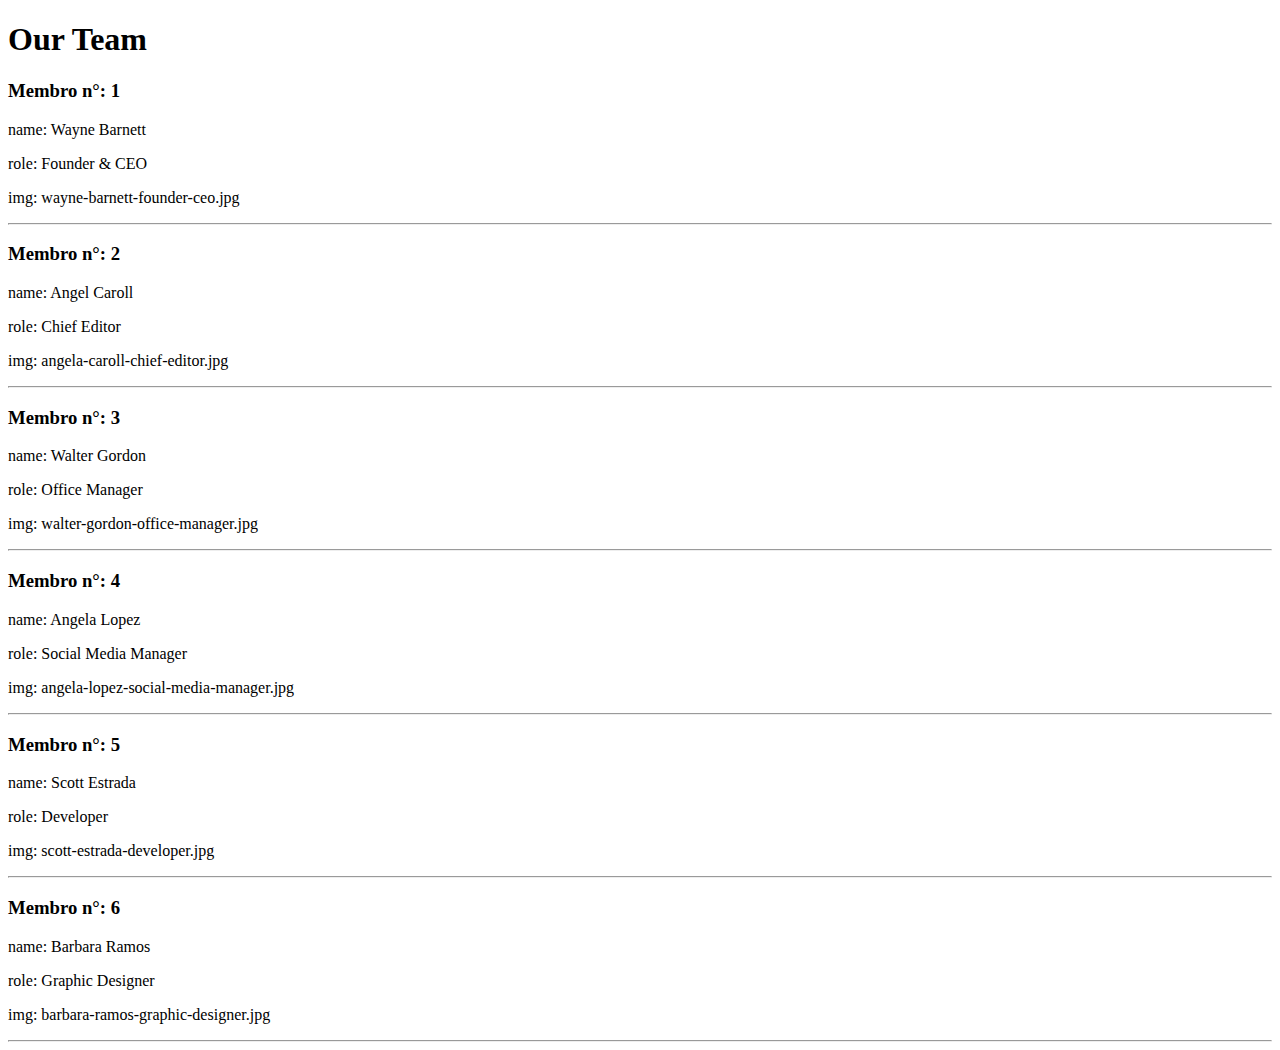
<file: index.html>
<!DOCTYPE html>
<html lang="it">
    <head>
        <meta charset="UTF-8">
        <meta http-equiv="X-UA-Compatible" content="IE=edge">
        <meta name="viewport" content="width=device-width, initial-scale=1.0">
        <title>Our Team</title>
    </head>
    <body>

        <main>

            <h1>Our Team</h1>

        </main>
        
        <!-- JS -->
        <script type="text/javascript" src="js/scripts.js"></script>
    </body>
</html>
</file>
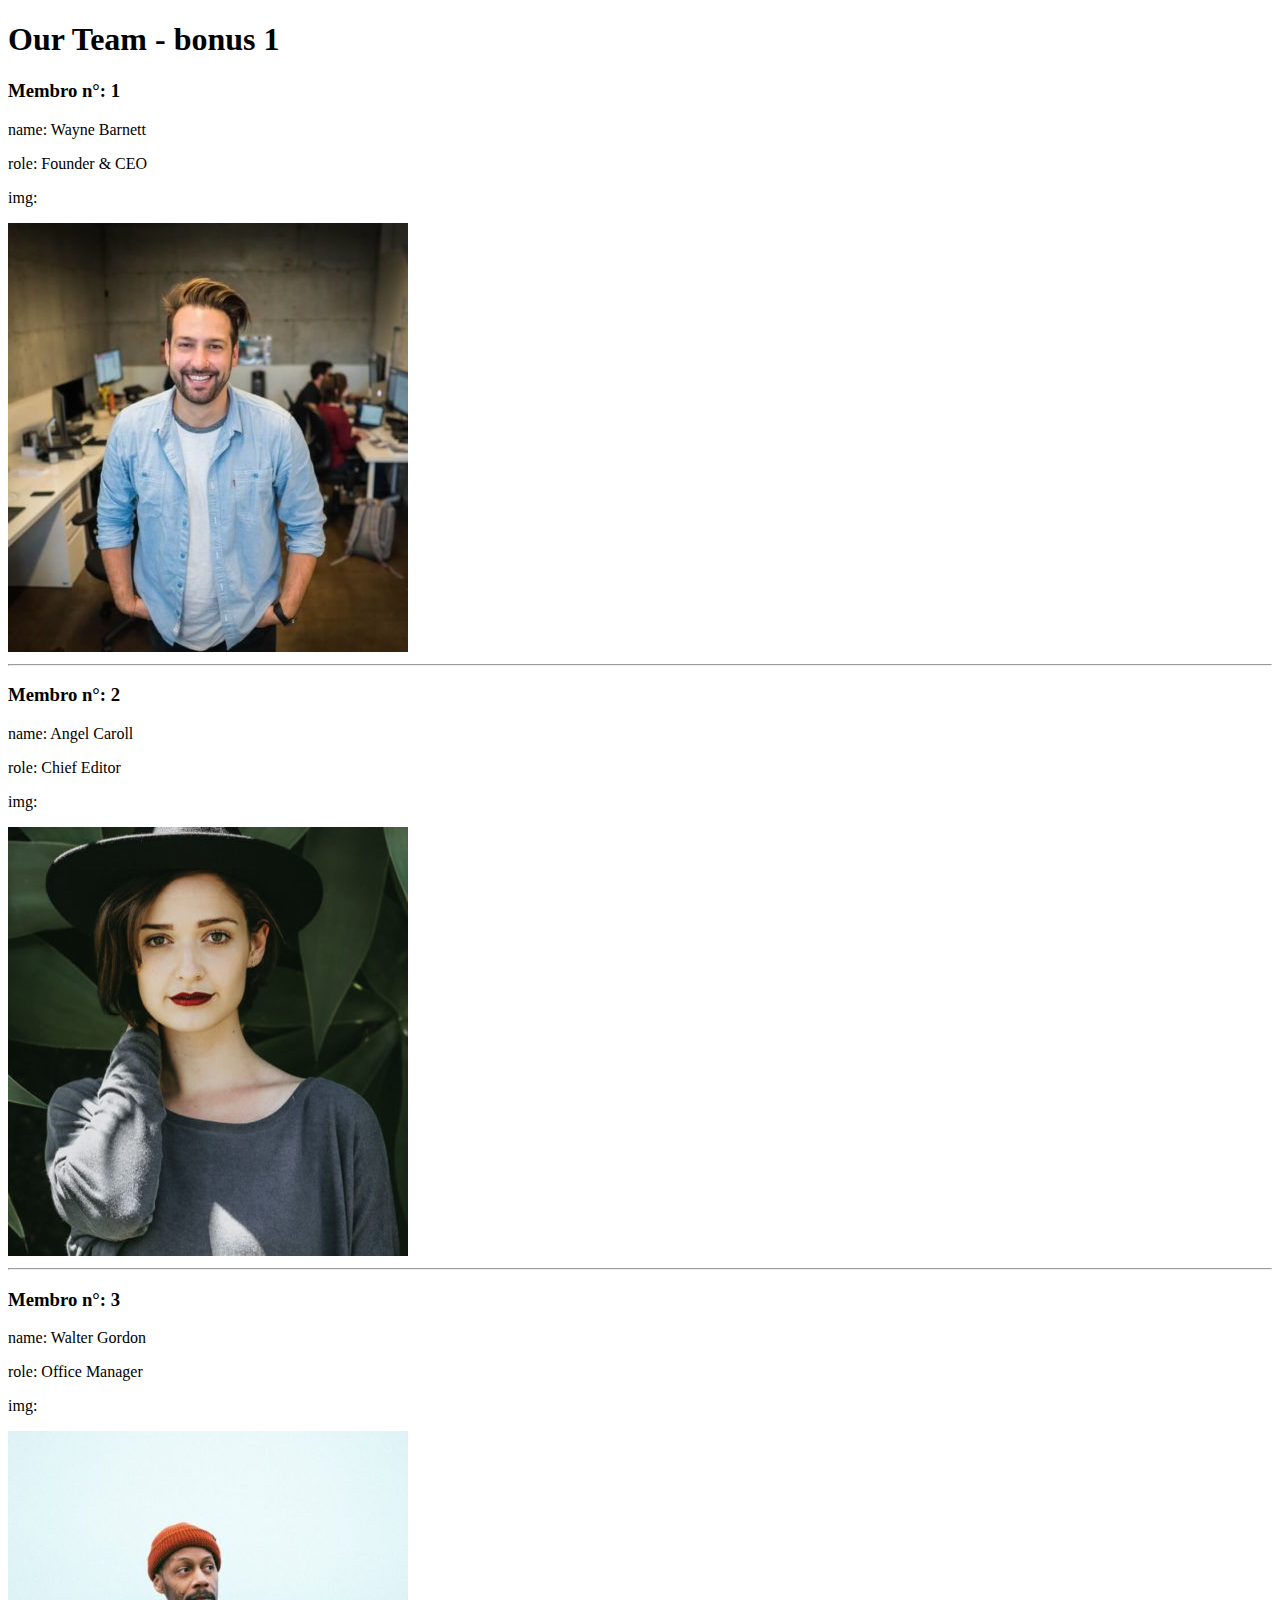
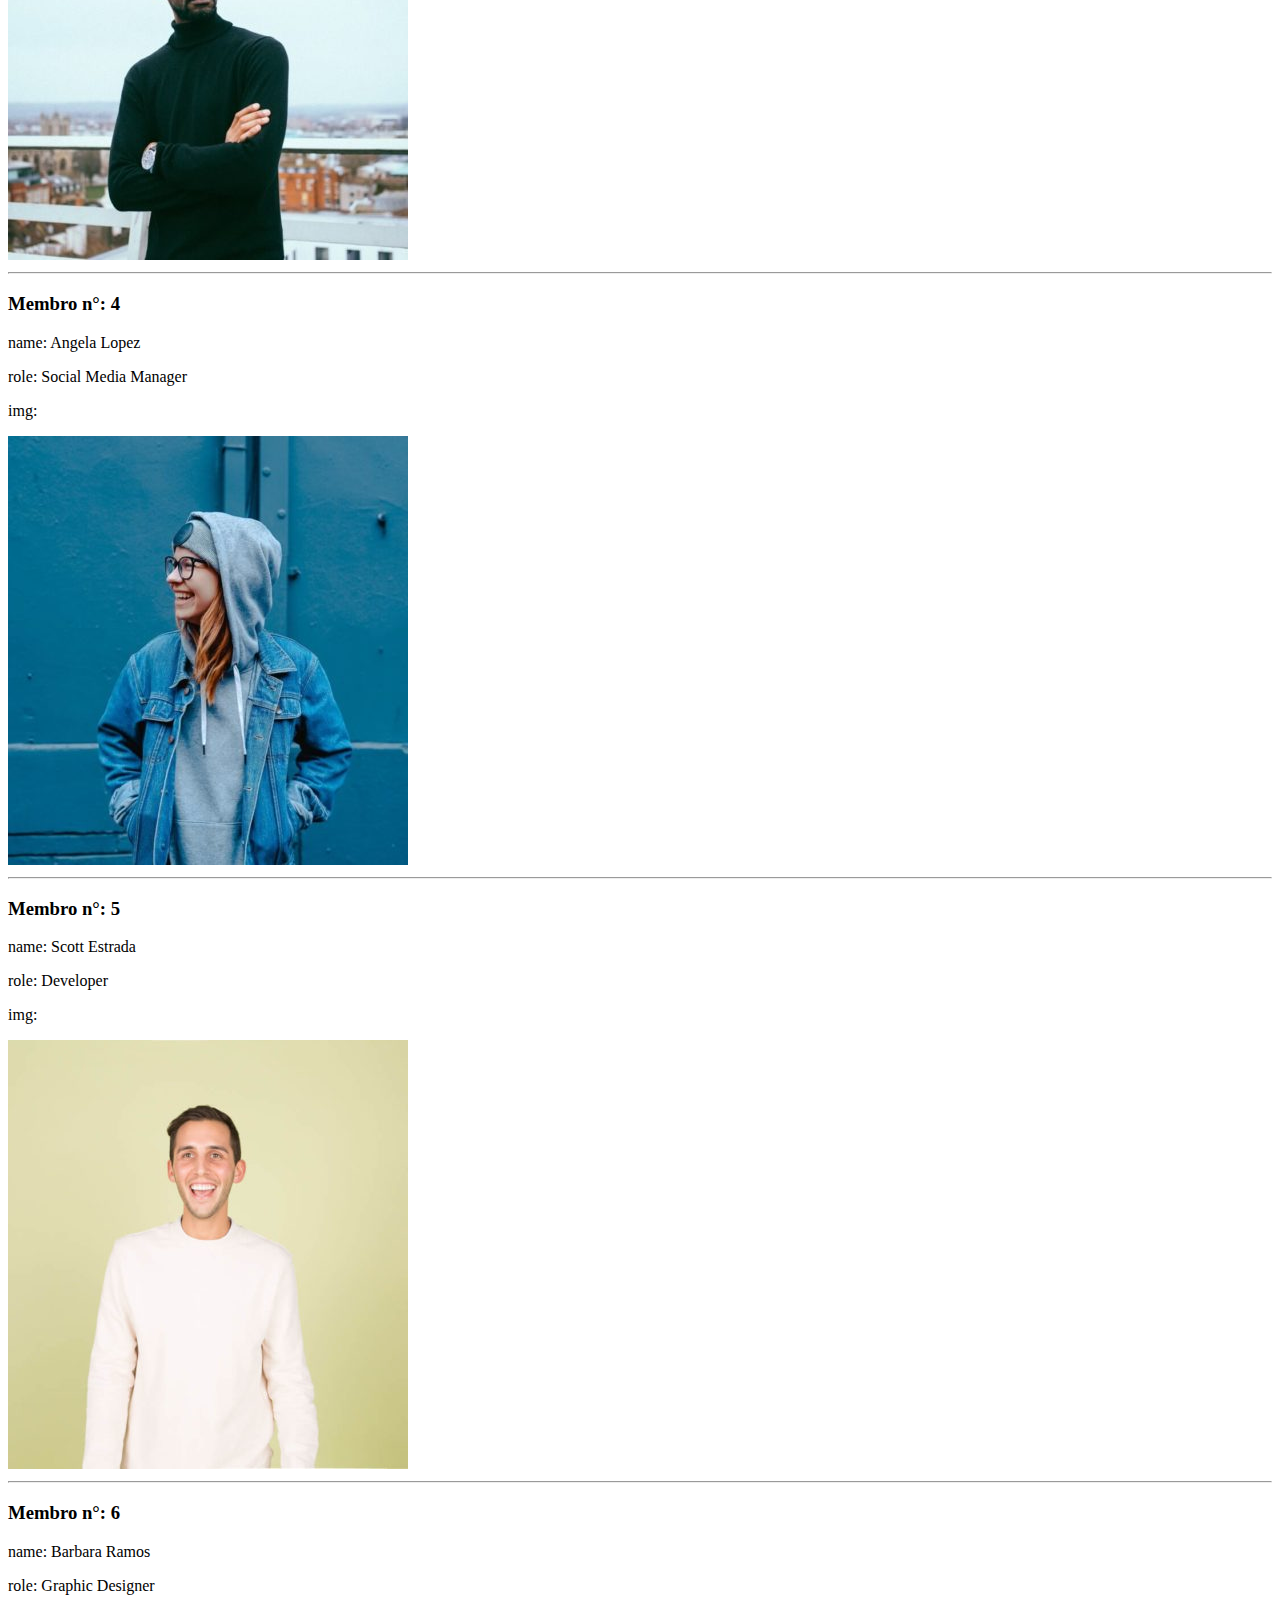
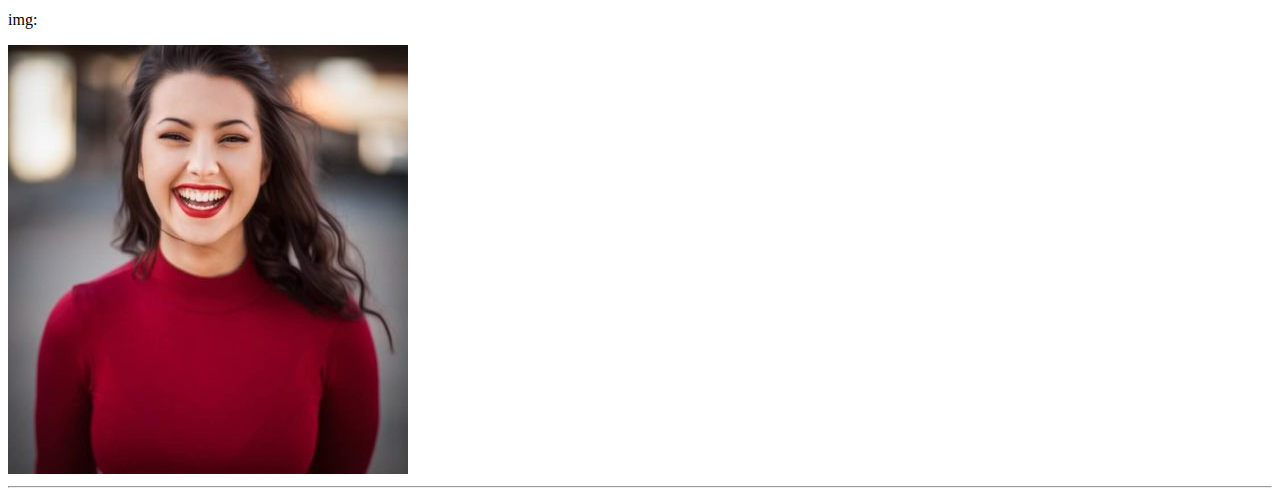
<file: Bonus1/index.html>
<!DOCTYPE html>
<html lang="it">
    <head>
        <meta charset="UTF-8">
        <meta http-equiv="X-UA-Compatible" content="IE=edge">
        <meta name="viewport" content="width=device-width, initial-scale=1.0">
        <title>Our Team - bonus 1</title>
    </head>
    <body>

        <main>

            <h1>Our Team - bonus 1</h1>

        </main>
        
        <!-- JS -->
        <script type="text/javascript" src="js/scripts.js"></script>
    </body>
</html>
</file>
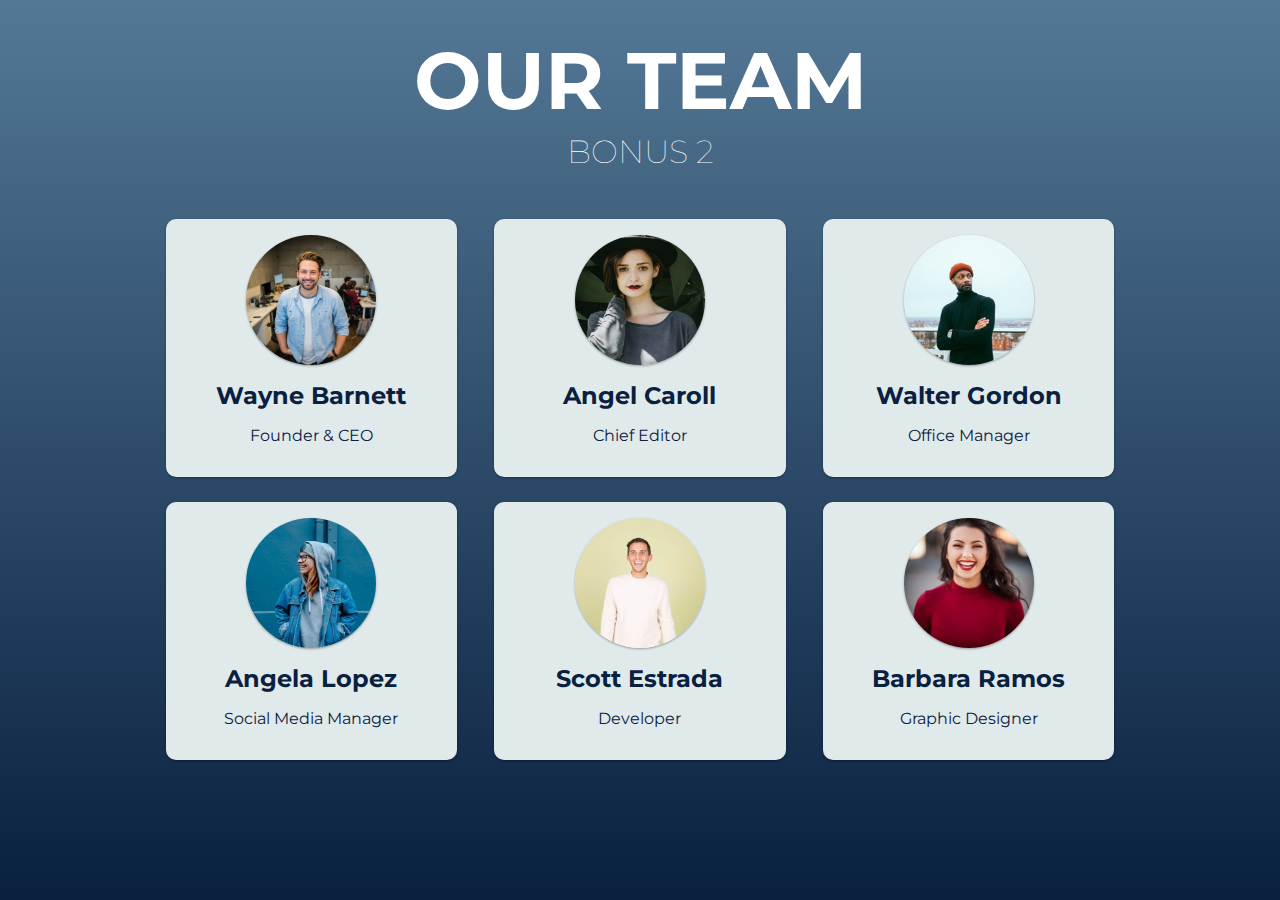
<file: Bonus2/index.html>
<!DOCTYPE html>
<html lang="it">
    <head>
        <meta charset="UTF-8">
        <meta http-equiv="X-UA-Compatible" content="IE=edge">
        <meta name="viewport" content="width=device-width, initial-scale=1.0">
        <!-- FONT -->
        <link rel="preconnect" href="https://fonts.googleapis.com">
        <link rel="preconnect" href="https://fonts.gstatic.com" crossorigin>
        <link href="https://fonts.googleapis.com/css2?family=Montserrat:wght@100;400;700&display=swap" rel="stylesheet">
        <!-- CSS -->
        <link rel="stylesheet" href="css/style.css">

        <title>Our Team - Bonus 2</title>
    </head>
    <body>

        <main>
            <h1>OUR TEAM</h1>
            <h2>BONUS 2</h2>
            <section>

                <div id="card-box">


                </div>

            </section>

        </main>
        
        <!-- JS -->
        <script type="text/javascript" src="js/scripts.js"></script>
    </body>
</html>
</file>
<file: Bonus2/css/style.css>
/* RESET */
* {
    margin: 0;
    padding: 0;
    box-sizing: border-box;
}

/* COLORI */
:root {
    --light-gray: #e1eaeb;
}

/* GENERALE */
body {
    font-family: 'Montserrat', sans-serif;
    background-image: linear-gradient(to top, #09203f 0%, #537895 100%);
}

/* TESTO */
h1,
h2 {
    color: white;
    text-align: center;
}

h1 {
    margin-top: 2rem;
    font-size: 5rem;
}

h2 {
    margin-top: 0.2rem;
    font-size: 2rem;
    font-weight: 100;
}

/* MAIN */

main {
    min-height: 100vh;
    width: 100%;

    display: flex;
    flex-direction: column;
}

section {
    flex-grow: 1;
    margin: 3rem 0 2rem;
}

#card-box {
    margin: 0 auto;
    height: 100%;
    width: 80%;

    display: flex;
    flex-wrap: wrap;
    justify-content: space-evenly;
}

#card-box .card {
    margin-bottom: 25px;
    padding: 1rem;
    width: calc(100% / 3 - 50px);
    background-color: var(--light-gray);
    border-radius: 10px;
    box-shadow: 0 1px 3px rgba(0,0,0,0.12), 0 1px 2px rgba(0,0,0,0.24);
}

#card-box .card img {
    display: block;
    margin: 0 auto;
    width: 50%;
    aspect-ratio: 1/1;
    border-radius: 50%;
    box-shadow: 0 1px 3px rgba(0,0,0,0.12), 0 1px 2px rgba(0,0,0,0.24);
}

#card-box .card h4 {
    margin: 1rem 0;
    color: #09203f;
    font-size: 1.5rem;
    text-align: center;
}

#card-box .card p {
    margin: 1rem 0;
    color: #09203f;
    text-align: center;
}
</file>
